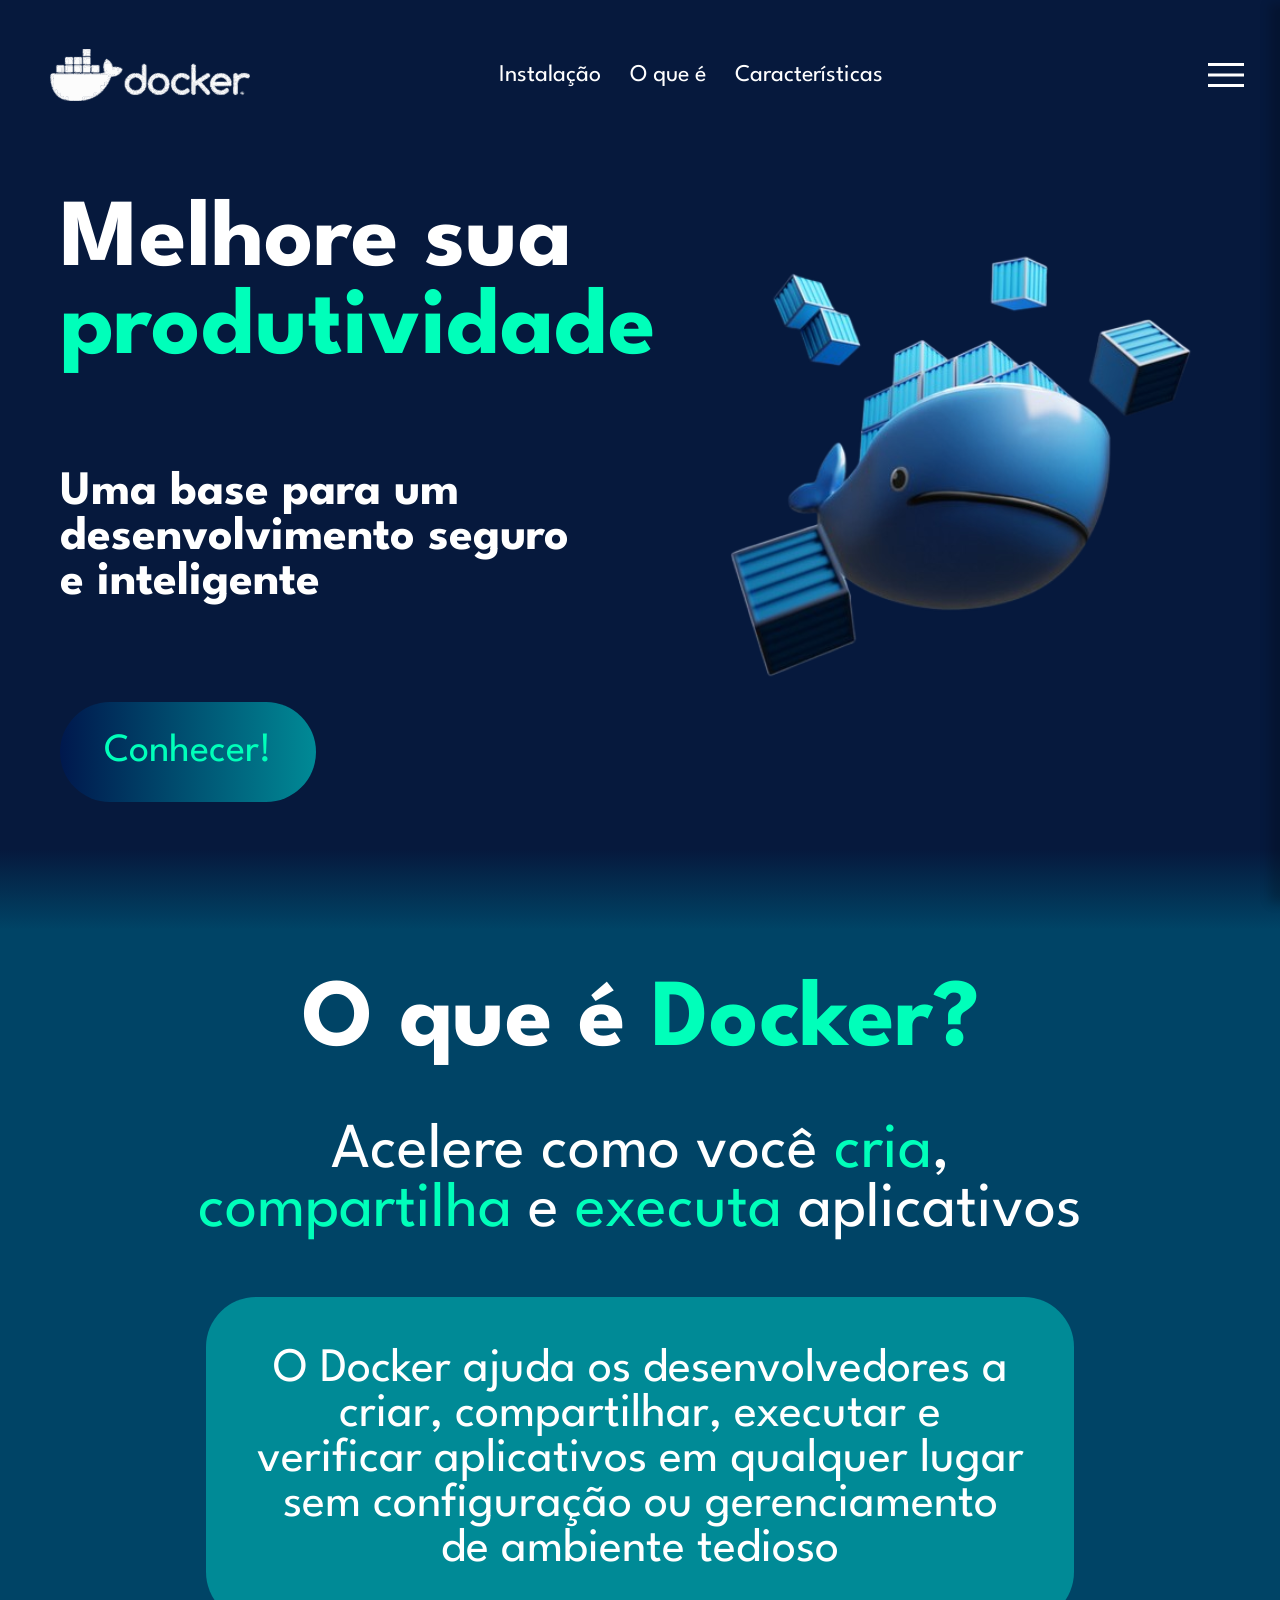
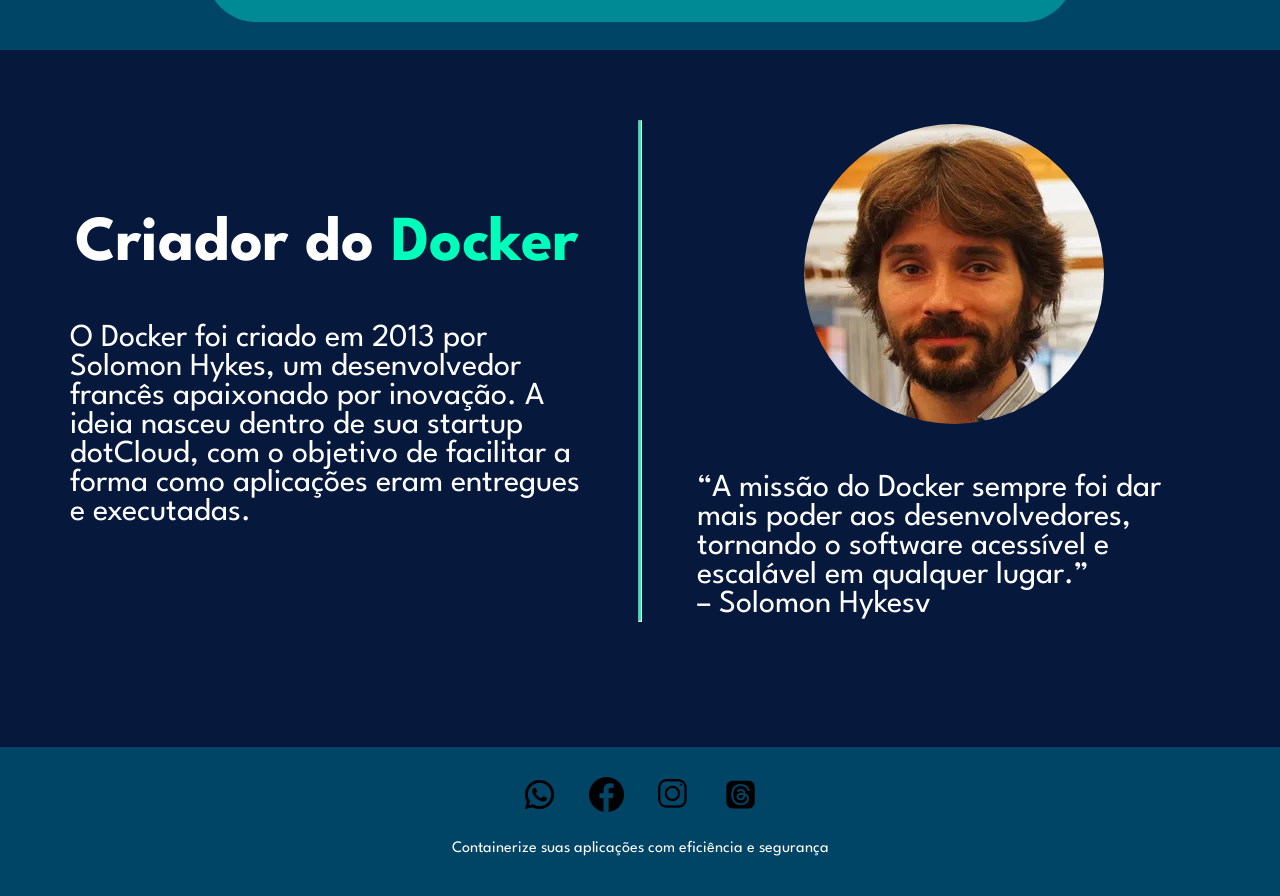
<file: pghome_murillo/index.html>
<!DOCTYPE html>
<html lang="pt-br">

<head>
    <meta charset="UTF-8">
    <meta name="viewport" content="width=device-width, initial-scale=1.0">
    <title>Docker</title>
    <link rel="shortcut icon" href="./imagens/docker.ico" type="image/x-icon">
    <link rel="stylesheet" href="estilo.css">
    <link href="https://fonts.googleapis.com/css2?family=League+Spartan:wght@400;700&display=swap" rel="stylesheet">
</head>

<body>
    <header>
        <img class="logo-header" src="./imagens/logo-docker-convertido-de-png.svg" alt="logo do docker em branco">

        <section class="links-header">
            <a href="#">Instalação</a>
            <a href="#">O que é</a>
            <a href="#">Características</a>
        </section>

        <nav>

            <ul class="barrinha">
                <li class="btn-fechar"><a href="#"><img src="./imagens/close.svg" alt="Fechar"></a></li>
                <li><a href="">O que é</a></li>
                <li><a href="">Vantagens e desvantagens</a></li>
                <li><a href="">Função</a></li>
            </ul>

            <ul>
                <li class="btn-abrir"><a href="#"><img src="./imagens//menu.svg" alt="Abrir menu"></a></li>
            </ul>
        </nav>

        <script>
            const barra = document.querySelector('.barrinha');
            const btnAbrir = document.querySelector('.btn-abrir');
            const btnFechar = document.querySelector('.btn-fechar');

            btnAbrir.addEventListener('click', (e) => {
                e.preventDefault();
                barra.classList.add('ativa');
            });

            btnFechar.addEventListener('click', (e) => {
                e.preventDefault();
                barra.classList.remove('ativa');
            });
        </script>
    </header>

    <section id="primeira-secao-inicial">

        <section id="textos-primeira-secao">
            <h1 class="titulo-inicial">
                Melhore sua <span class="colorido">produtividade</span>
            </h1>
            <h2 id="subtitulo-inicial">
                Uma base para um desenvolvimento seguro e inteligente
            </h2>
            <a class="botao-inicial" href="#">Conhecer!</a>
        </section>

        <img id="imagem-inicial" src="./imagens/baleia-inicial.png" alt="baleia com containers ao redor">

    </section>


    <section id="segunda-secao-inicial">

        <h2 class="titulo-inicial">O que é <span class="colorido">Docker?</span></h2>
        <p id="subtitulo-segunda-secao">Acelere como você <span class="colorido">cria</span>, <br>
            <span class="colorido">compartilha</span> e
            <span class="colorido"> executa</span> aplicativos
        </p>

        <section id="textos-segunda-secao">
            O Docker ajuda os desenvolvedores a criar, compartilhar, executar e verificar aplicativos em
            qualquer lugar sem configuração ou gerenciamento de ambiente tedioso
        </section>
    </section>

    <section id="terceira-secao-inicial">
        <section class="texto-terceira-secao">
            <h2 id="titulo-criador">Criador do <span class="colorido">Docker</span></h2>
            <p id="texto-criador-terceira-secao">O Docker foi criado em 2013 por Solomon Hykes, um desenvolvedor francês
                apaixonado
                por inovação.
                A ideia nasceu dentro de sua startup dotCloud, com o objetivo de facilitar a forma como
                aplicações eram entregues e executadas.</p>
        </section>

        <hr id="barra-criador">

        <section class="texto-terceira-secao">
            <img id="imagem-criador" src="./imagens/Solomon-Hykes.jpg" alt="Solomon-Hykes">
            <p id="texto-criador-terceira-secao">“A missão do Docker sempre foi dar mais poder aos
                desenvolvedores, tornando o software acessível e escalável em qualquer lugar.” <br> –
                Solomon Hykesv</p>
        </section>

    </section>



    <footer>
        <section class="alinfooter">
            <figure class="imgsfooter">
                <a href="https://web.whatsapp.com/">
                    <img src="imagens/whatsapp_logo.png" alt="Logo do Whatsapp" class="redes_socias">
                </a>
                <a href="https://www.facebook.com/?locale=pt_BR">
                    <img src="imagens/facebook_logo.png" alt="Logo do Facebook" class="redes_socias">
                </a>
                <a href="https://www.instagram.com/">
                    <img src="imagens/instagram_logo.png" alt="Logo do Instagram" class="redes_socias">
                </a>
                <a href="https://www.threads.com/?hl=pt-br">
                    <img src="imagens/threads_logo.png" alt="Logo do Threads" class="redes_socias">
                </a>
            </figure>
        </section>
        <p class="alintextos_footer">Containerize suas aplicações com eficiência e segurança</p><br>
    </footer>
</body>

</html>
</file>
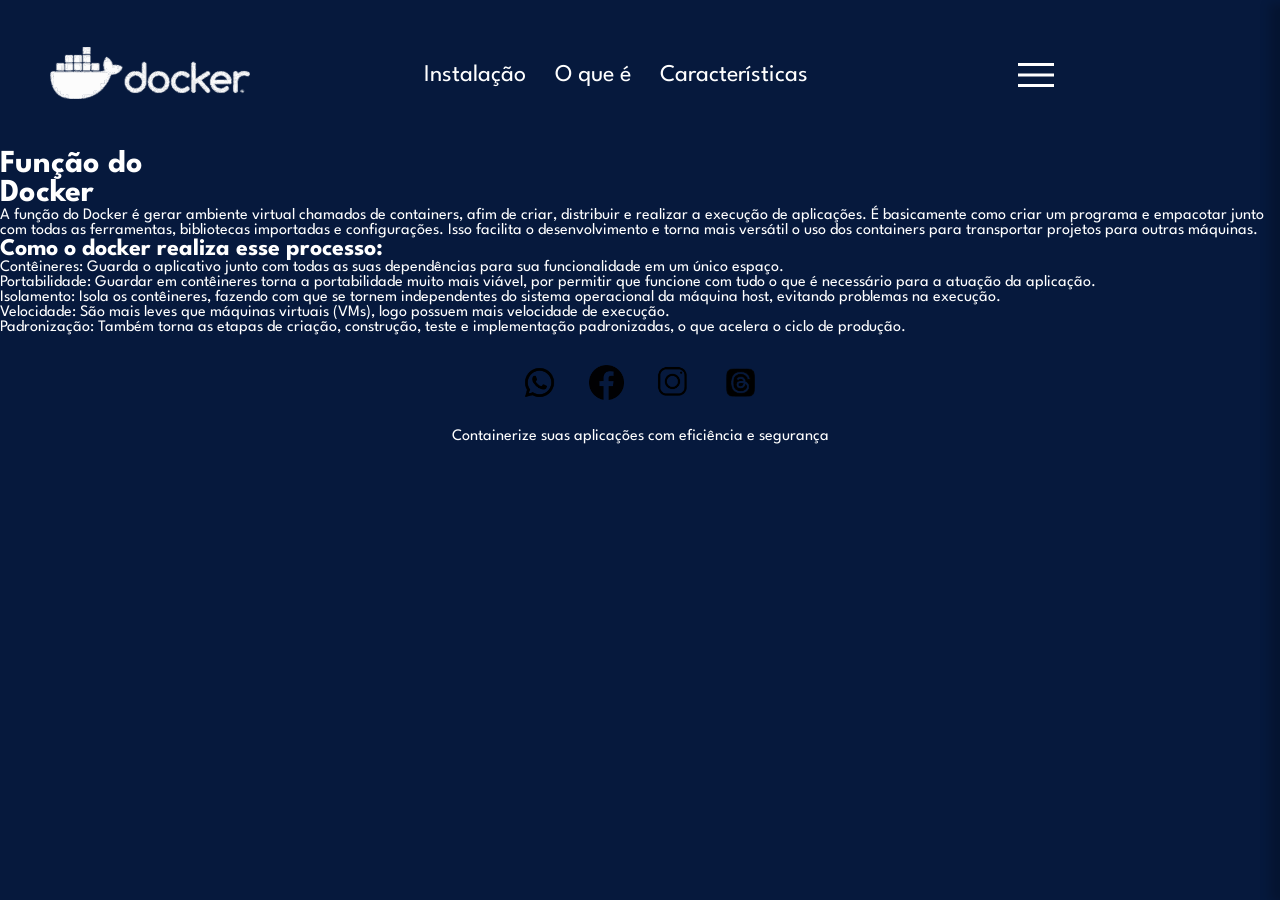
<file: funcao.html>
<!DOCTYPE html>
<html lang="pt-br">
<head>
    <meta charset="UTF-8">
    <meta name="viewport" content="width=device-width, initial-scale=1.0">
    <title>Função</title>
    <link rel="stylesheet" href="estilo.css">
    <link href="https://fonts.googleapis.com/css2?family=League+Spartan:wght@400;700&display=swap" rel="stylesheet">
</head>
<body>
    <header>
        <a href="index.html"><img class="logo-header" src="./imagens/logo-docker.svg" alt="logo do docker em branco"></a>

        <section class="links-header">
            <a href="#">Instalação</a>
            <a href="#">O que é</a>
            <a href="#">Características</a>
        </section>

        <nav>

            <ul class="barrinha">
                <li class="btn-fechar"><a href="#"><img src="./imagens/close.svg" alt="Fechar"></a></li>
                <li><a href="">O que é</a></li>
                <li><a href="">Vantagens e desvantagens</a></li>
                <li><a href="">Função</a></li>
            </ul>

            <ul>
                <li class="btn-abrir"><a href="#"><img src="./imagens//menu.svg" alt="Abrir menu"></a></li>
            </ul>
        </nav>

        <script>
            const barra = document.querySelector('.barrinha');
            const btnAbrir = document.querySelector('.btn-abrir');
            const btnFechar = document.querySelector('.btn-fechar');

            btnAbrir.addEventListener('click', (e) => {
                e.preventDefault();
                barra.classList.add('ativa');
            });

            btnFechar.addEventListener('click', (e) => {
                e.preventDefault();
                barra.classList.remove('ativa');
            });
        </script>
    </header>
    <h1>Função do </br><span class="colorido">Docker</span></h1>
    <section class="funcao-centralizar-gradiente">
        <section class="gradiente-funcao">
            <p>A função do Docker é gerar ambiente virtual chamados de containers, afim de criar, distribuir e realizar a execução de aplicações. É basicamente como criar um programa e empacotar junto com todas as ferramentas, bibliotecas importadas e configurações. Isso facilita o desenvolvimento e torna mais versátil o uso dos containers para transportar projetos para outras máquinas.</p>
        </section>
    </section>
    <div id="mesclartexto">
        <h2 id="funcao-titulo">Como o <span class="colorido">docker</span> realiza esse processo:</h2>
        <section class="funcao-centralizar-gradiente">
            <section id="gradiente-funcao-lista">
                <p>Contêineres: Guarda o aplicativo junto com todas as suas dependências para sua funcionalidade em um único espaço.</p>
                <p>Portabilidade: Guardar em contêineres torna a portabilidade muito mais viável, por permitir que funcione com tudo o que é necessário para a atuação da aplicação.</p>
                <p>Isolamento: Isola os contêineres, fazendo com que se tornem independentes do sistema operacional da máquina host, evitando problemas na execução.</p>
                <p>Velocidade: São mais leves que máquinas virtuais (VMs), logo possuem mais velocidade de execução.</p>
                <p>Padronização: Também torna as etapas de criação, construção, teste e implementação padronizadas, o que acelera o ciclo de produção.</p>
            </section>
        </section>
    </div>
    <footer>
        <section class="alinfooter">
            <figure class="imgsfooter">
                <a href="https://web.whatsapp.com/">
                    <img src="imagens/whatsapp_logo.png" alt="Logo do Whatsapp" class="redes_socias">
                </a>
                <a href="https://www.facebook.com/?locale=pt_BR">
                    <img src="imagens/facebook_logo.png" alt="Logo do Facebook" class="redes_socias">
                </a>
                <a href="https://www.instagram.com/"> 
                    <img src="imagens/instagram_logo.png" alt="Logo do Instagram" class="redes_socias">
                </a>
                <a href="https://www.threads.com/?hl=pt-br">
                    <img src="imagens/threads_logo.png" alt="Logo do Threads" class="redes_socias">
                </a>
            </figure>
        </section>
        <p class="alintextos_footer">Containerize suas aplicações com eficiência e segurança</p><br>
    </footer>
    <script>
        const button = document.getElementById('modos');

        button.addEventListener("click", () => {
            document.body.classList.toggle("modoescuro");

            if (document.bodyclassList.contains("modoescuro")){
                buttontextContent = 'Modo Claro';
            } else{
                buttontextContent = 'Modo Escuro';
            }
        })
    </script>
</body>
</html>
</file>
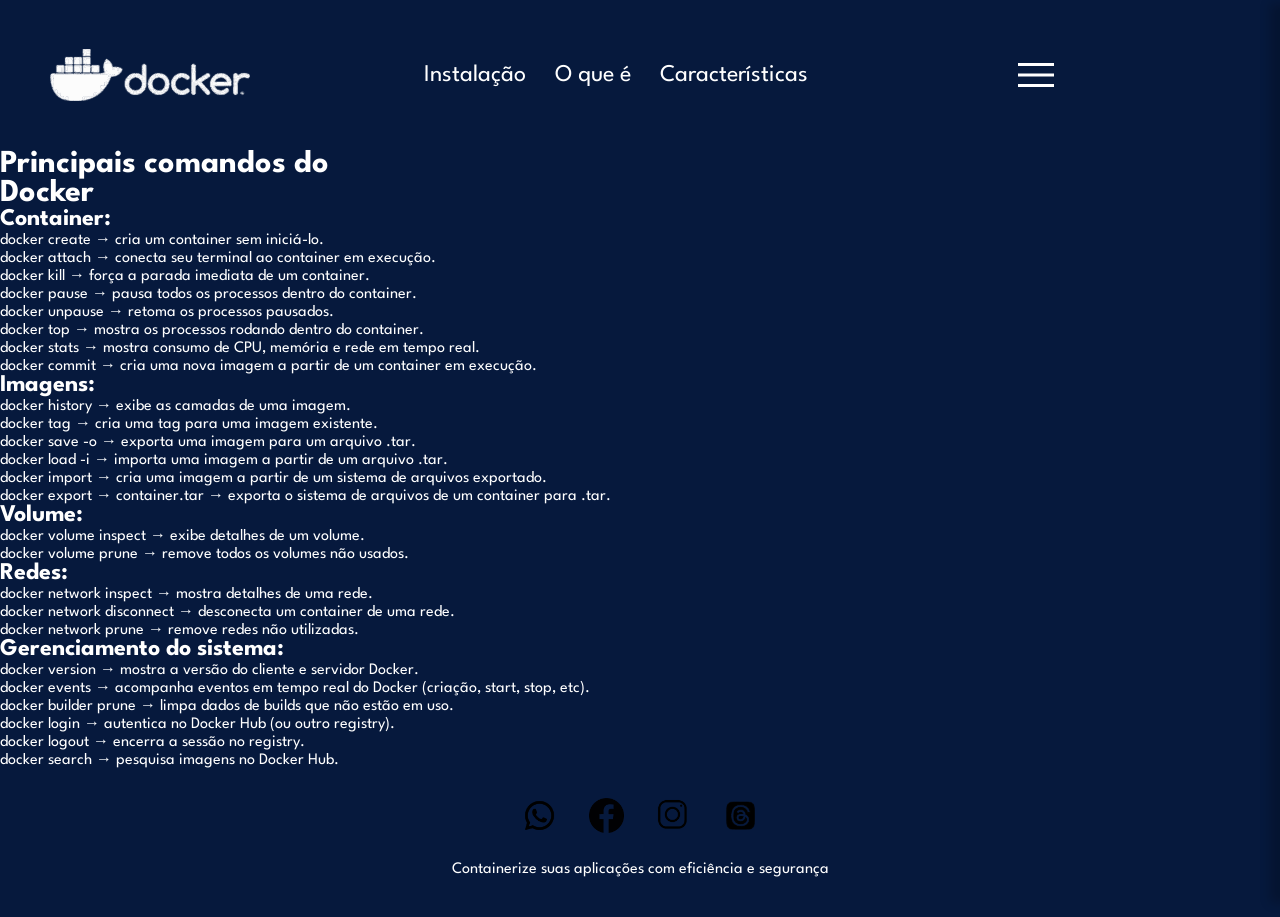
<file: principais_comandos.html>
<!DOCTYPE html>
<html lang="pt-br">
<head>
    <meta charset="UTF-8">
    <meta name="viewport" content="width=device-width, initial-scale=1.0">
    <title>Principais comandos</title>
    <link rel="stylesheet" href="estilo.css">
    <link href="https://fonts.googleapis.com/css2?family=League+Spartan:wght@400;700&display=swap" rel="stylesheet">
</head>

</head>
<body>
    <header>
        <img class="logo-header" src="./imagens/logo-docker.svg" alt="logo do docker em branco">
        <section class="links-header">
            <a href="#">Instalação</a>
            <a href="#">O que é</a>
            <a href="#">Características</a>
        </section>
        <nav>
            <ul class="barrinha">
                <li class="btn-fechar"><a href="#"><img src="./imagens/close.svg" alt="Fechar"></a></li>
                <li><a href="">O que é</a></li>
                <li><a href="">Vantagens e desvantagens</a></li>
                <li><a href="">Função</a></li>
            </ul>
            <ul>
                <li class="btn-abrir"><a href="#"><img src="./imagens//menu.svg" alt="Abrir menu"></a></li>
            </ul>
        </nav>
        <script>
            const barra = document.querySelector('.barrinha');
            const btnAbrir = document.querySelector('.btn-abrir');
            const btnFechar = document.querySelector('.btn-fechar');

            btnAbrir.addEventListener('click', (e) => {
                e.preventDefault();
                barra.classList.add('ativa');
            });

            btnFechar.addEventListener('click', (e) => {
                e.preventDefault();
                barra.classList.remove('ativa');
            });
        </script>
    </header>
    <h1>Principais comandos do</br><span class="colorido">Docker</span></h1>
    <div id="mesclartexto">
        <h2 id="funcao-titulo">Container:</h2>
        <section class="funcao-centralizar-gradiente">
            <section class="gradiente-funcao">
                <p>docker create → cria um container sem iniciá-lo.</p>
                <p>docker attach → conecta seu terminal ao container em execução.</p>
                <p>docker kill → força a parada imediata de um container.</p>
                <p>docker pause → pausa todos os processos dentro do container.</p>
                <p>docker unpause → retoma os processos pausados.</p>
                <p>docker top → mostra os processos rodando dentro do container.</p>
                <p>docker stats → mostra consumo de CPU, memória e rede em tempo real.</p>
                <p>docker commit → cria uma nova imagem a partir de um container em execução.</p>
            </section>
        </section>
    </div>
    <div id="mesclartexto">
        <h2 id="funcao-titulo">Imagens:</h2>
        <section class="funcao-centralizar-gradiente">
            <section class="gradiente-funcao2">
                <p>docker history → exibe as camadas de uma imagem.</p>
                <p>docker tag → cria uma tag para uma imagem existente.</p>
                <p>docker save -o → exporta uma imagem para um arquivo .tar.</p>
                <p>docker load -i → importa uma imagem a partir de um arquivo .tar.</p>
                <p>docker import → cria uma imagem a partir de um sistema de arquivos exportado.</p>
                <p>docker export → container.tar → exporta o sistema de arquivos de um container para .tar.</p>
            </section>
        </section>
    </div>
    <div id="mesclartexto">
        <h2 id="funcao-titulo">Volume:</h2>
        <section class="funcao-centralizar-gradiente">
            <section class="gradiente-funcao3">
                <p>docker volume inspect → exibe detalhes de um volume.</p>
                <p>docker volume prune → remove todos os volumes não usados.</p>
        </section>
    </div>
    <div id="mesclartexto">
        <h2 id="funcao-titulo">Redes:</h2>
        <section class="funcao-centralizar-gradiente">
            <section class="gradiente-funcao4">
                <p>docker network inspect → mostra detalhes de uma rede.</p>
                <p>docker network disconnect → desconecta um container de uma rede.</p>
                <p>docker network prune → remove redes não utilizadas.</p>
        </section>
    </div>
    <div id="mesclartexto">
        <h2 id="funcao-titulo">Gerenciamento do sistema:</h2>
        <section class="funcao-centralizar-gradiente">
            <section class="gradiente-funcao5">
                <p>docker version → mostra a versão do cliente e servidor Docker.</p>
                <p>docker events → acompanha eventos em tempo real do Docker (criação, start, stop, etc).</p>
                <p>docker builder prune → limpa dados de builds que não estão em uso.</p>
                <p>docker login → autentica no Docker Hub (ou outro registry).</p>
                <p>docker logout → encerra a sessão no registry.</p>
                <p>docker search → pesquisa imagens no Docker Hub.</p>
        </section>
    </div>
    <script>
        const button = document.getElementById('modos');

        button.addEventListener("click", () => {
            document.body.classList.toggle("modoescuro");

            if (document.bodyclassList.contains("modoescuro")){
                buttontextContent = 'Modo Claro';
            } else{
                buttontextContent = 'Modo Escuro';
            }
        })
    </script>
    <footer>
        <section class="alinfooter">
            <figure class="imgsfooter">
                <a href="https://web.whatsapp.com/">
                    <img src="imagens/whatsapp_logo.png" alt="Logo do Whatsapp" class="redes_socias">
                </a>
                <a href="https://www.facebook.com/?locale=pt_BR">
                    <img src="imagens/facebook_logo.png" alt="Logo do Facebook" class="redes_socias">
                </a>
                <a href="https://www.instagram.com/"> 
                    <img src="imagens/instagram_logo.png" alt="Logo do Instagram" class="redes_socias">
                </a>
                <a href="https://www.threads.com/?hl=pt-br">
                    <img src="imagens/threads_logo.png" alt="Logo do Threads" class="redes_socias">
                </a>
            </figure>
        </section>
        <p class="alintextos_footer">Containerize suas aplicações com eficiência e segurança</p><br>
    </footer>
</body>
</html>
</file>
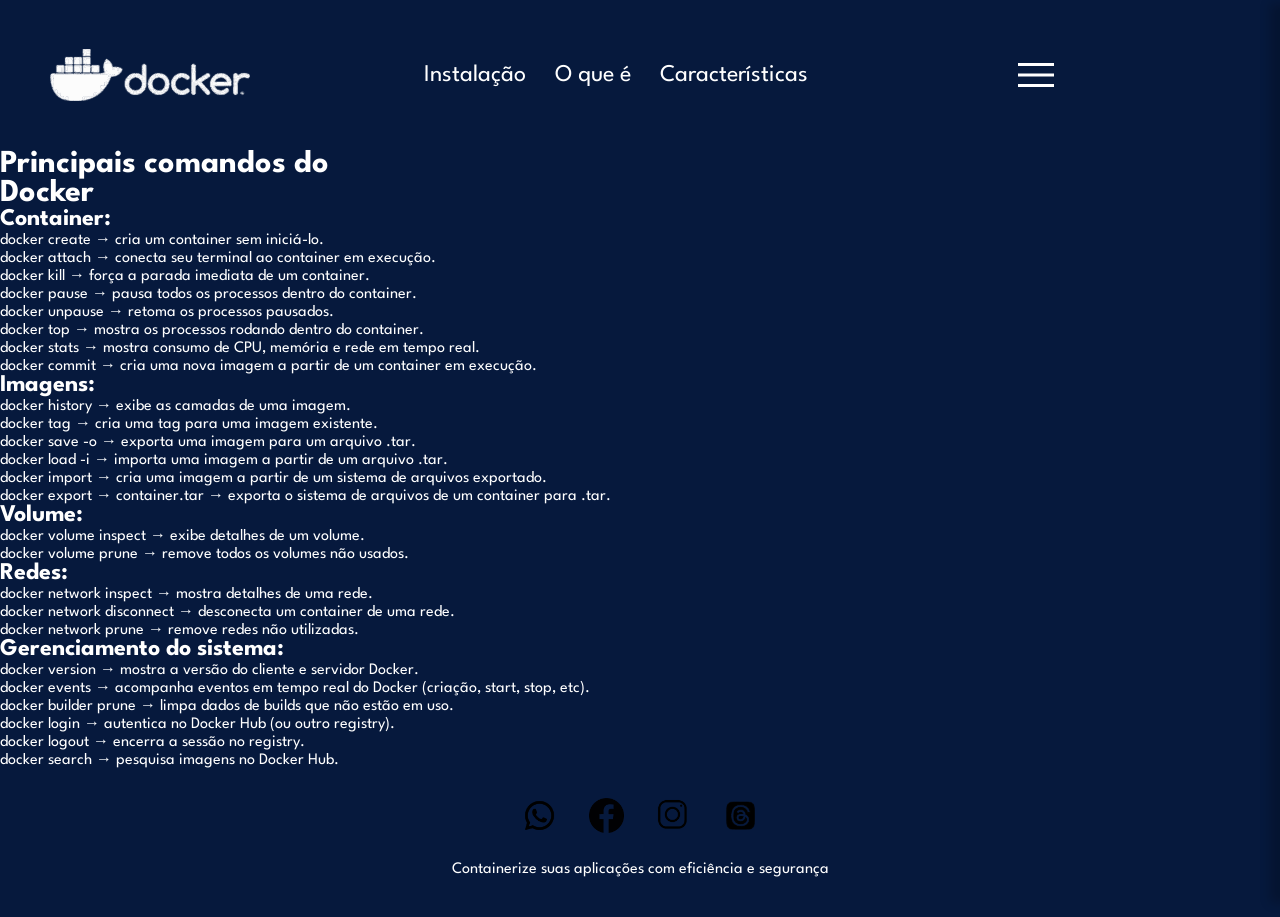
<file: principaiscomandos.html>
<!DOCTYPE html>
<html lang="pt-br">
<head>
    <meta charset="UTF-8">
    <meta name="viewport" content="width=device-width, initial-scale=1.0">
    <title>Principais comandos</title>
    <link rel="stylesheet" href="estilo.css">
    <link href="https://fonts.googleapis.com/css2?family=League+Spartan:wght@400;700&display=swap" rel="stylesheet">
</head>

</head>
<body>
    <header>
        <img class="logo-header" src="./imagens/logo-docker.svg" alt="logo do docker em branco">
        <section class="links-header">
            <a href="#">Instalação</a>
            <a href="#">O que é</a>
            <a href="#">Características</a>
        </section>
        <nav>
            <ul class="barrinha">
                <li class="btn-fechar"><a href="#"><img src="./imagens/close.svg" alt="Fechar"></a></li>
                <li><a href="">O que é</a></li>
                <li><a href="">Vantagens e desvantagens</a></li>
                <li><a href="">Função</a></li>
            </ul>
            <ul>
                <li class="btn-abrir"><a href="#"><img src="./imagens//menu.svg" alt="Abrir menu"></a></li>
            </ul>
        </nav>
        <script>
            const barra = document.querySelector('.barrinha');
            const btnAbrir = document.querySelector('.btn-abrir');
            const btnFechar = document.querySelector('.btn-fechar');

            btnAbrir.addEventListener('click', (e) => {
                e.preventDefault();
                barra.classList.add('ativa');
            });

            btnFechar.addEventListener('click', (e) => {
                e.preventDefault();
                barra.classList.remove('ativa');
            });
        </script>
    </header>
    <h1>Principais comandos do</br><span class="colorido">Docker</span></h1>
    <div id="mesclartexto">
        <h2 id="funcao-titulo">Container:</h2>
        <section class="funcao-centralizar-gradiente">
            <section class="gradiente-funcao">
                <p>docker create → cria um container sem iniciá-lo.</p>
                <p>docker attach → conecta seu terminal ao container em execução.</p>
                <p>docker kill → força a parada imediata de um container.</p>
                <p>docker pause → pausa todos os processos dentro do container.</p>
                <p>docker unpause → retoma os processos pausados.</p>
                <p>docker top → mostra os processos rodando dentro do container.</p>
                <p>docker stats → mostra consumo de CPU, memória e rede em tempo real.</p>
                <p>docker commit → cria uma nova imagem a partir de um container em execução.</p>
            </section>
        </section>
    </div>
    <div id="mesclartexto">
        <h2 id="funcao-titulo">Imagens:</h2>
        <section class="funcao-centralizar-gradiente">
            <section class="gradiente-funcao2">
                <p>docker history → exibe as camadas de uma imagem.</p>
                <p>docker tag → cria uma tag para uma imagem existente.</p>
                <p>docker save -o → exporta uma imagem para um arquivo .tar.</p>
                <p>docker load -i → importa uma imagem a partir de um arquivo .tar.</p>
                <p>docker import → cria uma imagem a partir de um sistema de arquivos exportado.</p>
                <p>docker export → container.tar → exporta o sistema de arquivos de um container para .tar.</p>
            </section>
        </section>
    </div>
    <div id="mesclartexto">
        <h2 id="funcao-titulo">Volume:</h2>
        <section class="funcao-centralizar-gradiente">
            <section class="gradiente-funcao3">
                <p>docker volume inspect → exibe detalhes de um volume.</p>
                <p>docker volume prune → remove todos os volumes não usados.</p>
        </section>
    </div>
    <div id="mesclartexto">
        <h2 id="funcao-titulo">Redes:</h2>
        <section class="funcao-centralizar-gradiente">
            <section class="gradiente-funcao4">
                <p>docker network inspect → mostra detalhes de uma rede.</p>
                <p>docker network disconnect → desconecta um container de uma rede.</p>
                <p>docker network prune → remove redes não utilizadas.</p>
        </section>
    </div>
    <div id="mesclartexto">
        <h2 id="funcao-titulo">Gerenciamento do sistema:</h2>
        <section class="funcao-centralizar-gradiente">
            <section class="gradiente-funcao5">
                <p>docker version → mostra a versão do cliente e servidor Docker.</p>
                <p>docker events → acompanha eventos em tempo real do Docker (criação, start, stop, etc).</p>
                <p>docker builder prune → limpa dados de builds que não estão em uso.</p>
                <p>docker login → autentica no Docker Hub (ou outro registry).</p>
                <p>docker logout → encerra a sessão no registry.</p>
                <p>docker search → pesquisa imagens no Docker Hub.</p>
        </section>
    </div>
    <script>
        const button = document.getElementById('modos');

        button.addEventListener("click", () => {
            document.body.classList.toggle("modoescuro");

            if (document.bodyclassList.contains("modoescuro")){
                buttontextContent = 'Modo Claro';
            } else{
                buttontextContent = 'Modo Escuro';
            }
        })
    </script>
    <footer>
        <section class="alinfooter">
            <figure class="imgsfooter">
                <a href="https://web.whatsapp.com/">
                    <img src="imagens/whatsapp_logo.png" alt="Logo do Whatsapp" class="redes_socias">
                </a>
                <a href="https://www.facebook.com/?locale=pt_BR">
                    <img src="imagens/facebook_logo.png" alt="Logo do Facebook" class="redes_socias">
                </a>
                <a href="https://www.instagram.com/"> 
                    <img src="imagens/instagram_logo.png" alt="Logo do Instagram" class="redes_socias">
                </a>
                <a href="https://www.threads.com/?hl=pt-br">
                    <img src="imagens/threads_logo.png" alt="Logo do Threads" class="redes_socias">
                </a>
            </figure>
        </section>
        <p class="alintextos_footer">Containerize suas aplicações com eficiência e segurança</p><br>
    </footer>
</body>
</html>
</file>
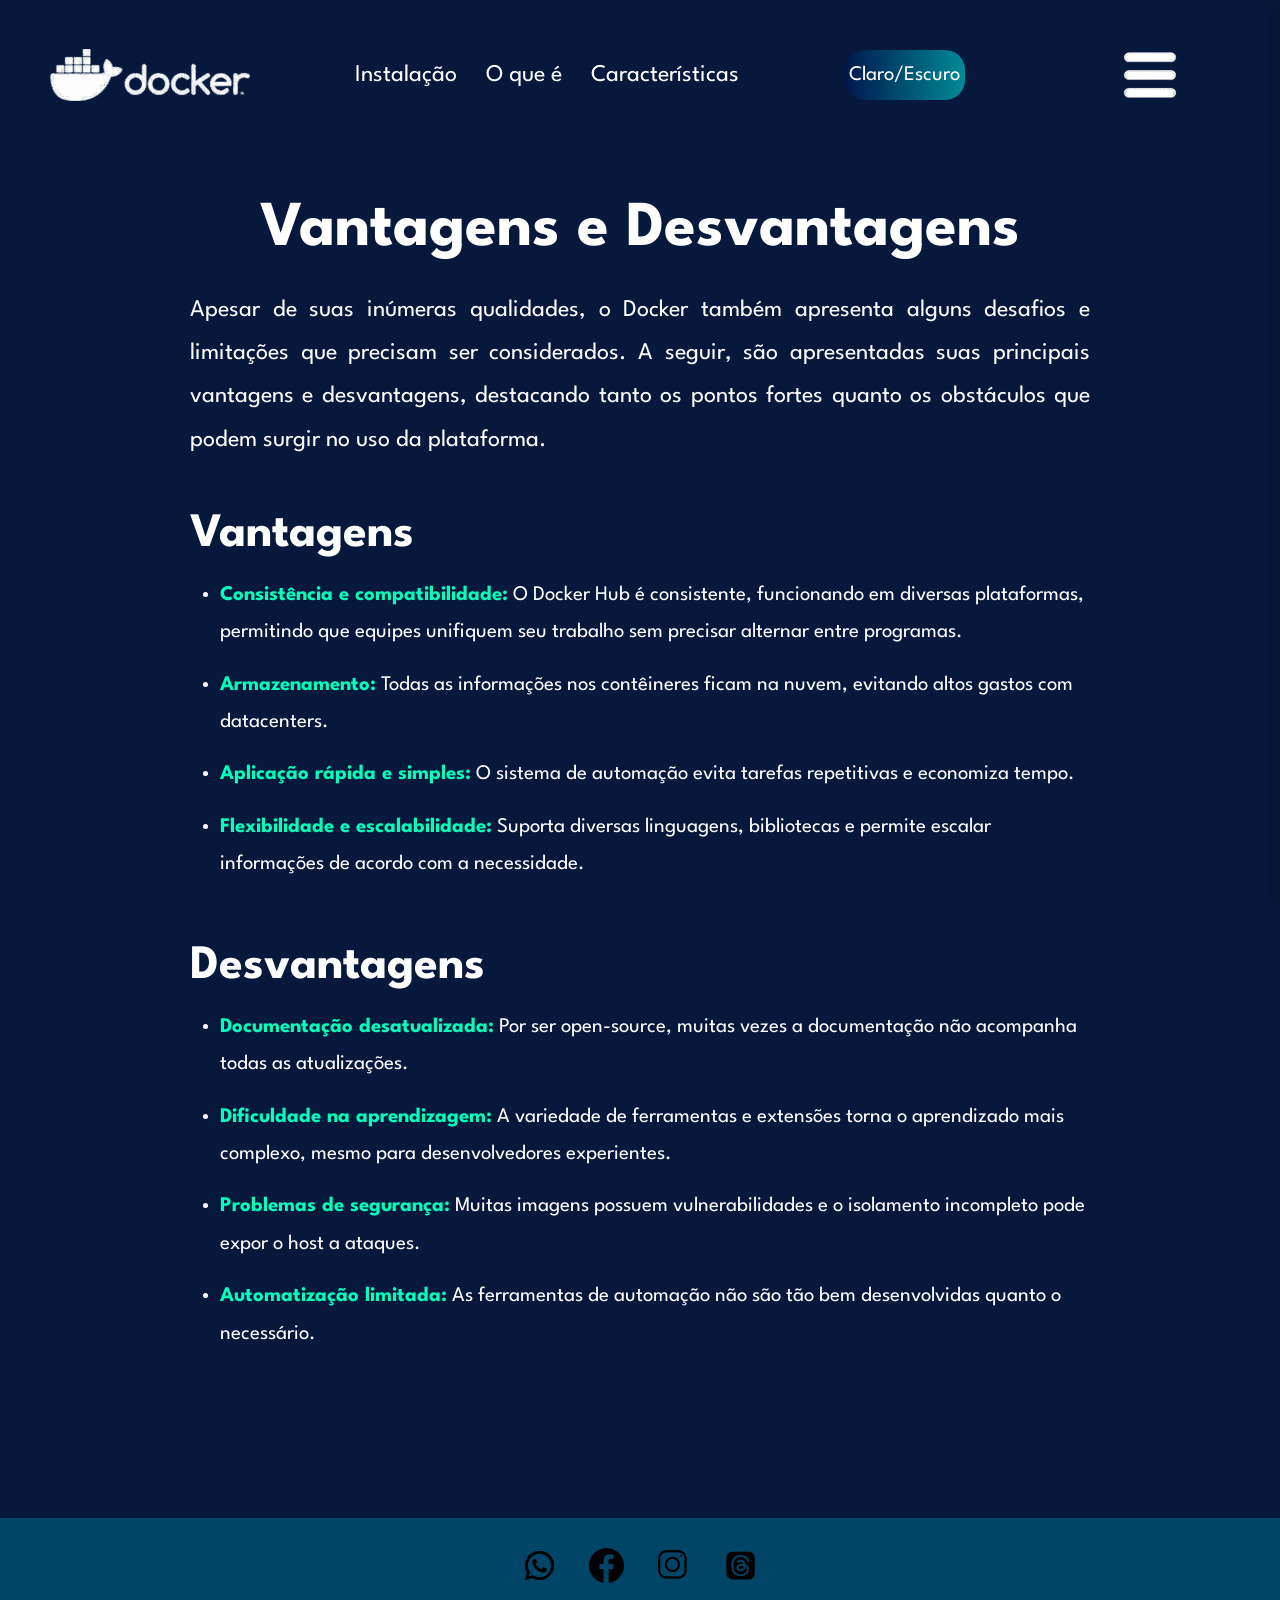
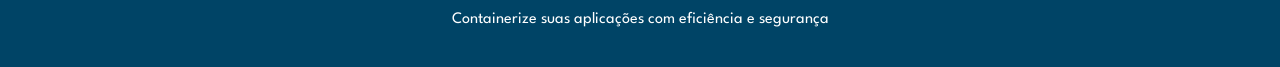
<file: testevitor.html>
<!DOCTYPE html>
<html lang="pt-br">

<head>
    <meta charset="UTF-8">
    <meta name="viewport" content="width=device-width, initial-scale=1.0">
    <title>Docker</title>
    <link rel="shortcut icon" href="./imagens/docker.ico" type="image/x-icon">
    <link rel="stylesheet" href="estilo.css">
    <link
        href="https://fonts.googleapis.com/css2?family=League+Spartan:wght@400;700&display=swap"
        rel="stylesheet">
</head>

<body>
    <body>
        <header>
        <img class="logo-header" src="./img/logo-docker-convertido-de-png.svg" id="logoheader" alt="logo do docker em branco">
        <section class="links-header">
            <a href="#">Instalação</a>
            <a href="#">O que é</a>
            <a href="#">Características</a>
        </section>
        <botton class="botaomodos" id="modos"><span class="iconemodos"> Claro/Escuro</span></botton>
         <nav>

            <ul class="barrinha">
                <li class="btn-fechar"><a href="#"><img class="menu-lateral" src="./img/close.svg" id="menuheader" alt="Fechar"></a></li>
                <li><a href="">O que é</a></li>
                <li><a href="">Vantagens e desvantagens</a></li>
                <li><a href="">Função</a></li>
            </ul>

            <ul>
                <li class="btn-abrir"><a href="#"><img class="menu-lateral" src="./img/menu-removebg-preview-convertido-de-png.svg" id="menuheader" alt="três barrinhas representando o menu"></a></li>
            </ul>
        </nav>
    </header>

    <main id="conteudo">
        <h1 class="titulo-inicial">Vantagens e Desvantagens</h1>
        <p class="descricao">
            Apesar de suas inúmeras qualidades, o Docker também apresenta alguns desafios e
            limitações que precisam ser considerados. A seguir, são apresentadas suas
            principais vantagens e desvantagens, destacando tanto os pontos fortes quanto os
            obstáculos que podem surgir no uso da plataforma.
        </p>

        <section class="secao-lista">
            <h2 class="subtitulo colorido">Vantagens</h2>
            <ul>
                <li><strong>Consistência e compatibilidade:</strong> O Docker Hub é consistente,
                    funcionando em diversas plataformas, permitindo que equipes unifiquem seu trabalho sem precisar alternar entre programas.</li>
                <li><strong>Armazenamento:</strong> Todas as informações nos contêineres ficam na nuvem, evitando altos gastos com datacenters.</li>
                <li><strong>Aplicação rápida e simples:</strong> O sistema de automação evita tarefas repetitivas e economiza tempo.</li>
                <li><strong>Flexibilidade e escalabilidade:</strong> Suporta diversas linguagens, bibliotecas e permite escalar informações de acordo com a necessidade.</li>
            </ul>
        </section>

        <section class="secao-lista">
            <h2 class="subtitulo colorido">Desvantagens</h2>
            <ul>
                <li><strong>Documentação desatualizada:</strong> Por ser open-source, muitas vezes a documentação não acompanha todas as atualizações.</li>
                <li><strong>Dificuldade na aprendizagem:</strong> A variedade de ferramentas e extensões torna o aprendizado mais complexo, mesmo para desenvolvedores experientes.</li>
                <li><strong>Problemas de segurança:</strong> Muitas imagens possuem vulnerabilidades e o isolamento incompleto pode expor o host a ataques.</li>
                <li><strong>Automatização limitada:</strong> As ferramentas de automação não são tão bem desenvolvidas quanto o necessário.</li>
            </ul>
        </section>
    </main>

    <footer class="footer-exemplosuso">
        <section class="alinfooter">
            <figure class="imgsfooter">
                <a href="https://web.whatsapp.com/">
                    <img src="./img/whatsapp_logo.png" alt="Logo do Whatsapp" class="redes_socias">
                </a>
                <a href="https://www.facebook.com/?locale=pt_BR">
                    <img src="./img/facebook_logo.png" alt="Logo do Facebook" class="redes_socias">
                </a>
                <a href="https://www.instagram.com/"> 
                    <img src="./img/instagram_logo.png" alt="Logo do Instagram" class="redes_socias">
                </a>
                <a href="https://www.threads.com/?hl=pt-br">
                    <img src="./img/threads_logo.png" alt="Logo do Threads" class="redes_socias">
                </a>
            </figure>
        </section>
        <p class="alintextos_footer">Containerize suas aplicações com eficiência e segurança</p><br>
    </footer>
        <script>
            const button = document.getElementById('modos');

            button.addEventListener("click", () => {
                document.body.classList.toggle("modoescuro");

                if (document.bodyclassList.contains("modoescuro")){
                    buttontextContent = 'Modo Claro';
                } else{
                    buttontextContent = 'Modo Escuro';
                }
            })

            const barra = document.querySelector('.barrinha');
            const btnAbrir = document.querySelector('.btn-abrir');
            const btnFechar = document.querySelector('.btn-fechar');

            btnAbrir.addEventListener('click', (e) => {
                e.preventDefault();
                barra.classList.add('ativa');
            });

            btnFechar.addEventListener('click', (e) => {
                e.preventDefault();
                barra.classList.remove('ativa');
            });

        </script>
</body>
</html>
</file>
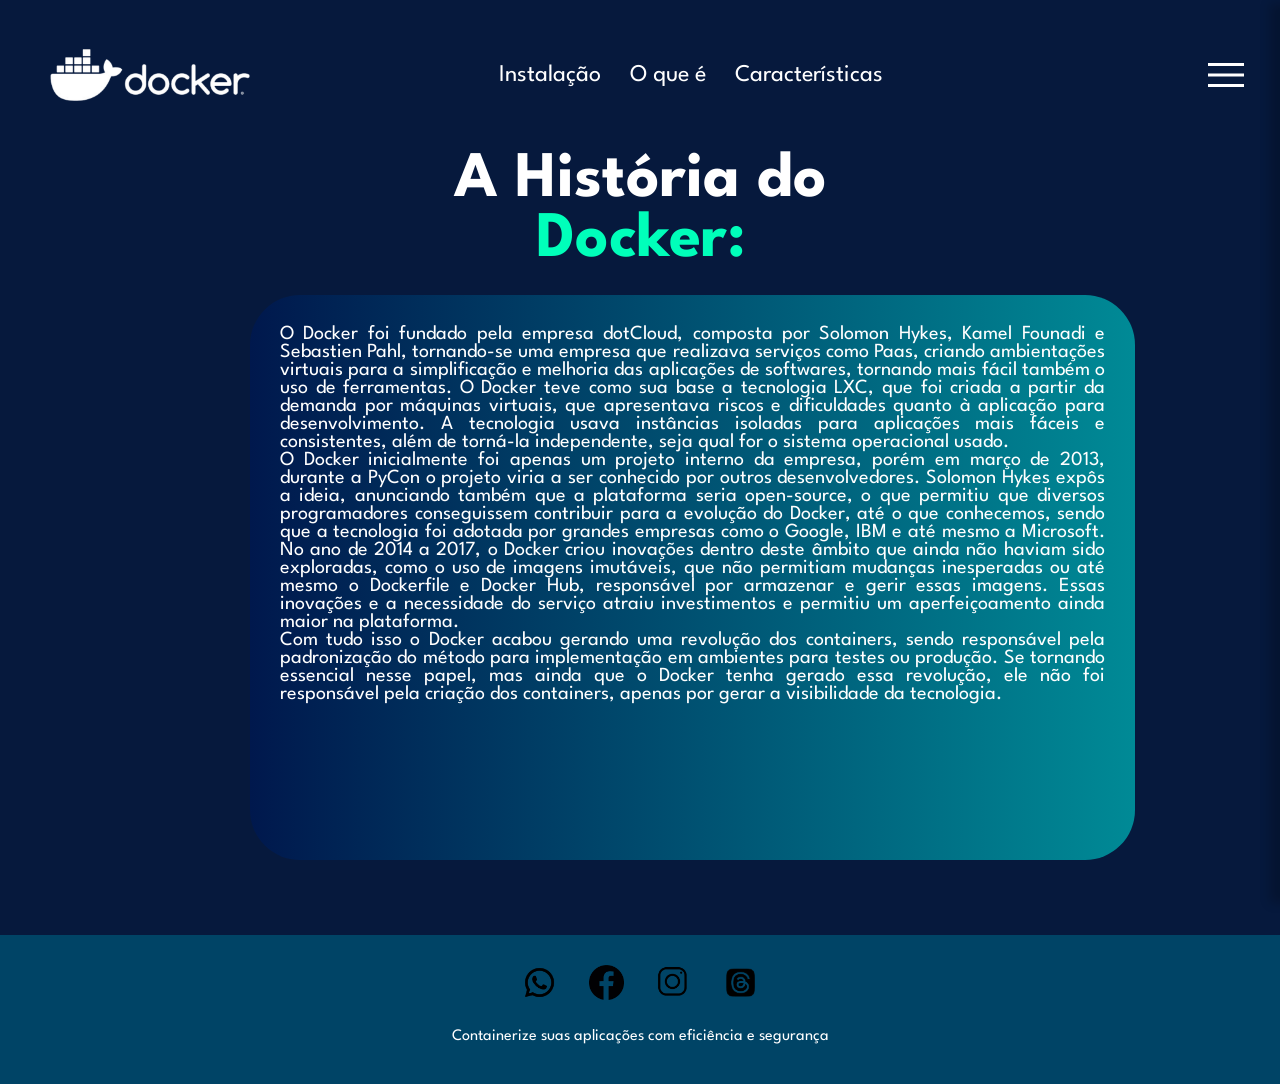
<file: pghistoria_miguel/historia.html>
<!DOCTYPE html>
<html lang="pt-br">
<head>
    <meta charset="UTF-8">
    <meta name="viewport" content="width=device-width, initial-scale=1.0">
    <title>História do Docker</title>
    <link rel="stylesheet" href="estilo.css">
    <link href="https://fonts.googleapis.com/css2?family=League+Spartan:wght@400;700&display=swap" rel="stylesheet">
    <link rel="shortcut icon" href="./imagens/docker.ico" type="image/x-icon">
</head>
<body>
    <header>
        <img class="logo-header" src="./imagens/logo-docker.png" alt="logo do docker em branco">

        <section class="links-header">
            <a href="#">Instalação</a>
            <a href="#">O que é</a>
            <a href="#">Características</a>
        </section>

        <nav>

            <ul class="barrinha">
                <li class="btn-fechar"><a href="#"><img src="./imagens/close.svg" alt="Fechar"></a></li>
                <li><a href="">O que é</a></li>
                <li><a href="">Vantagens e desvantagens</a></li>
                <li><a href="">Função</a></li>
            </ul>

            <ul>
                <li class="btn-abrir"><a href="#"><img src="./imagens//menu.svg" alt="Abrir menu"></a></li>
            </ul>
        </nav>

        <script>
            const barra = document.querySelector('.barrinha');
            const btnAbrir = document.querySelector('.btn-abrir');
            const btnFechar = document.querySelector('.btn-fechar');

            btnAbrir.addEventListener('click', (e) => {
                e.preventDefault();
                barra.classList.add('ativa');
            });

            btnFechar.addEventListener('click', (e) => {
                e.preventDefault();
                barra.classList.remove('ativa');
            });
        </script>
    </header>
    <main>
        <section id="alin_h1_pghistoria">
            <h1 id="h1_pghistoria">A História do <br><span class="colorido">Docker:</span></h1>
        </section>
        <section id="conteudo_pghistoria">
            <section class="caixatexto_pghistoria">
                <p id="paragrafo_pghistoria">O Docker foi fundado pela empresa dotCloud, composta por Solomon Hykes, Kamel Founadi e Sebastien Pahl,
                tornando-se uma empresa que realizava serviços como Paas, criando ambientações virtuais para a simplificação
                e melhoria das aplicações de softwares, tornando mais fácil também o uso de ferramentas. O Docker teve como sua
                base a tecnologia LXC, que foi criada a partir da demanda por máquinas virtuais, que apresentava riscos e dificuldades
                quanto à aplicação para desenvolvimento. A tecnologia usava instâncias isoladas para aplicações mais fáceis e consistentes,
                além de torná-la independente, seja qual for o sistema operacional usado.</p>

                <p id="paragrafo_pghistoria">O Docker inicialmente foi apenas um projeto interno da empresa, porém em março de 2013, durante a PyCon o projeto 
                viria a ser conhecido por outros desenvolvedores. Solomon Hykes expôs a ideia, anunciando também que a plataforma seria
                open-source, o que permitiu que diversos programadores conseguissem contribuir para a evolução do Docker, até o que 
                conhecemos, sendo que a tecnologia foi adotada por grandes empresas como o Google, IBM e até mesmo a Microsoft. 
                No ano de 2014 a 2017, o Docker criou inovações dentro deste âmbito que ainda não haviam sido exploradas,
                como o uso de imagens imutáveis, que não permitiam mudanças inesperadas ou até mesmo o Dockerfile e Docker Hub, 
                responsável por armazenar e gerir essas imagens. Essas inovações e a necessidade do serviço atraiu investimentos
                e permitiu um aperfeiçoamento ainda maior na plataforma.</p>

                <p id="paragrafo_pghistoria">Com tudo isso o Docker acabou gerando uma revolução dos containers,
                sendo responsável pela padronização do método para implementação em ambientes
                para testes ou produção. Se tornando essencial nesse papel, mas ainda que o Docker
                tenha gerado essa revolução, ele não foi responsável pela criação dos containers, apenas
                por gerar a visibilidade da tecnologia.</p>
            </section>
        </section>
    </main>
   <footer>
        <section class="alinfooter">
            <figure class="imgsfooter">
                <a href="https://web.whatsapp.com/">
                    <img src="imagens/whatsapp_logo.png" alt="Logo do Whatsapp" class="redes_socias">
                </a>
                <a href="https://www.facebook.com/?locale=pt_BR">
                    <img src="imagens/facebook_logo.png" alt="Logo do Facebook" class="redes_socias">
                </a>
                <a href="https://www.instagram.com/"> 
                    <img src="imagens/instagram_logo.png" alt="Logo do Instagram" class="redes_socias">
                </a>
                <a href="https://www.threads.com/?hl=pt-br">
                    <img src="imagens/threads_logo.png" alt="Logo do Threads" class="redes_socias">
                </a>
            </figure>
        </section>
        <p class="alintextos_footer">Containerize suas aplicações com eficiência e segurança</p><br>
    </footer>
</body>
</html>
</file>
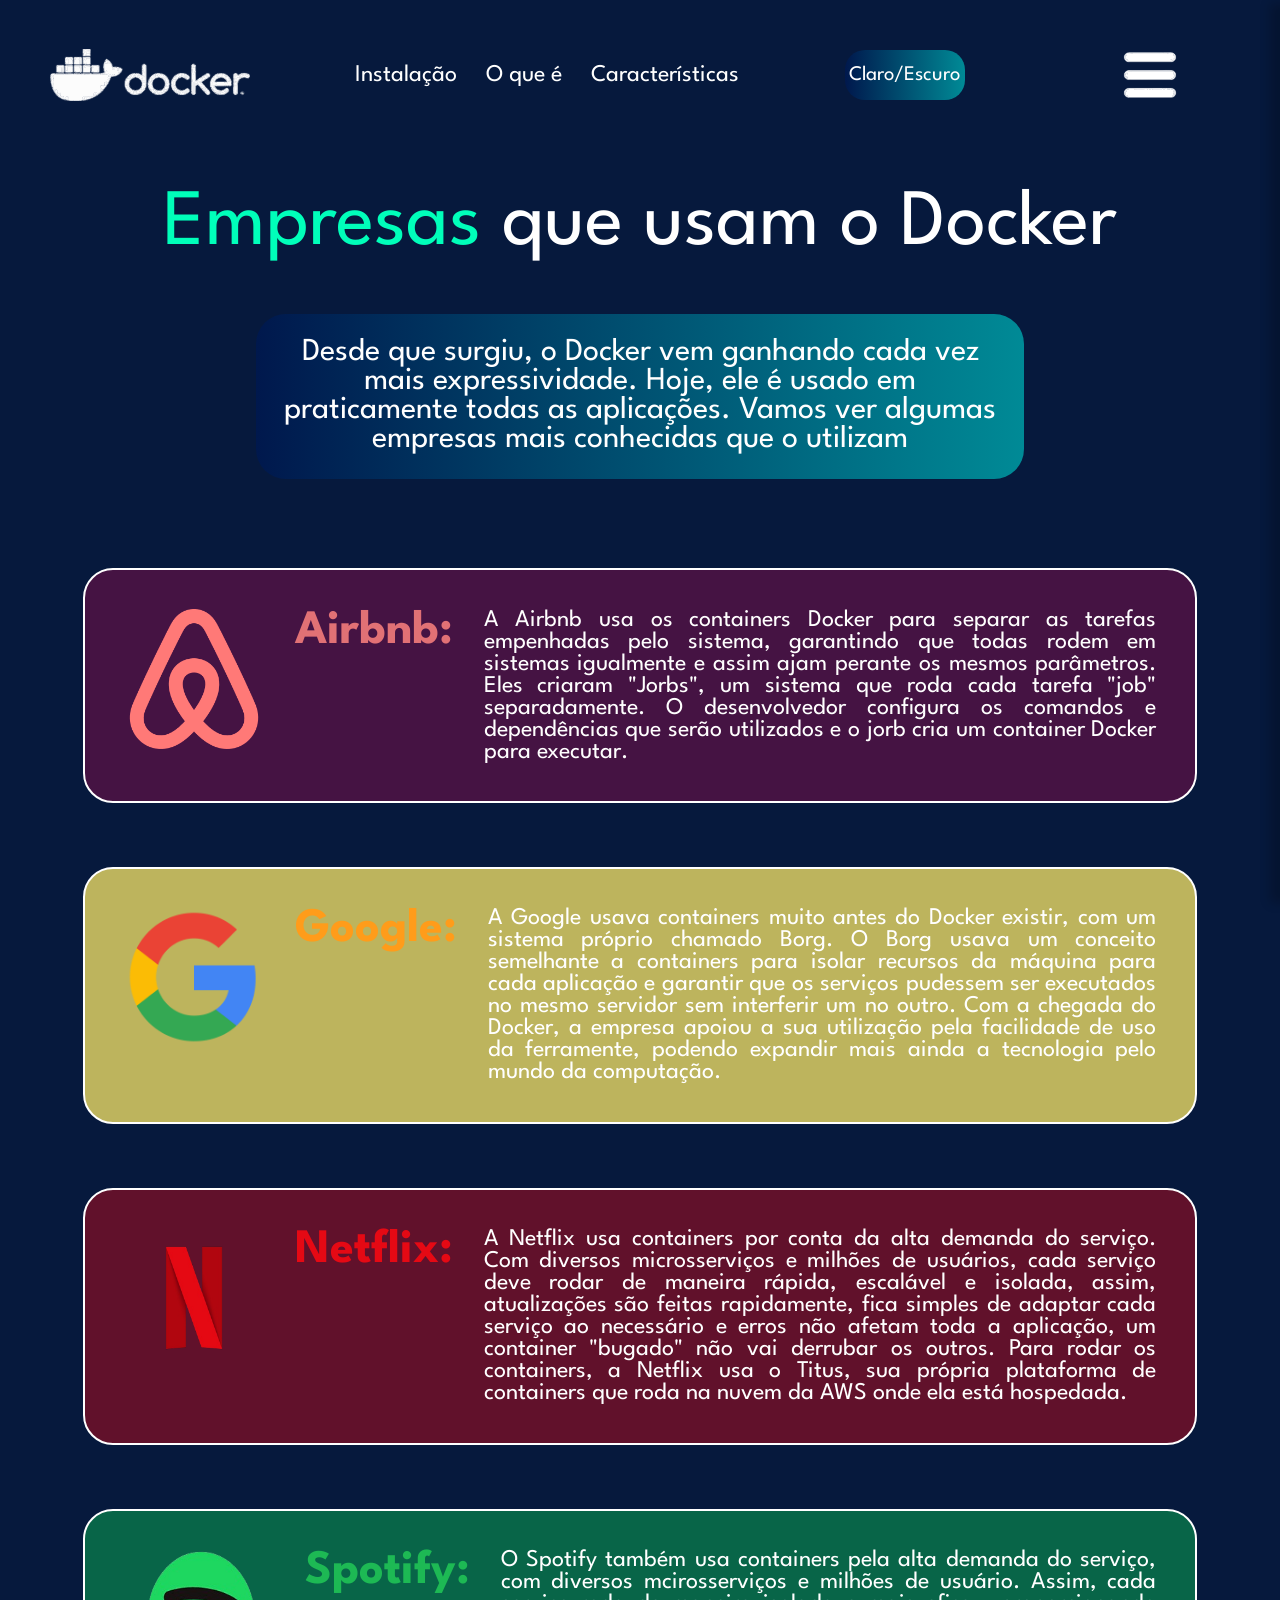
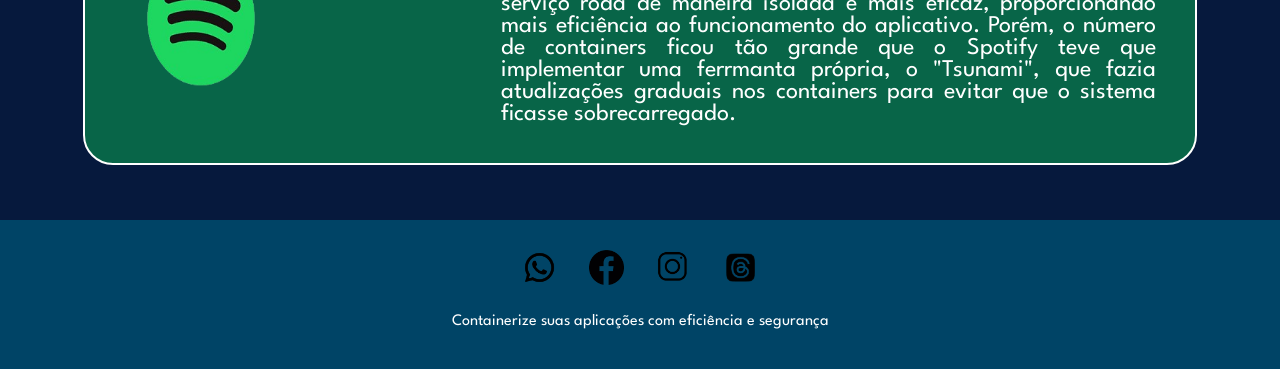
<file: site_docker/exemplosuso.html>
<!DOCTYPE html>
<html lang="pt-br">
    <head>
        <meta charset="UTF-8">
        <meta name="viewport" content="width=device-width, initial-scale=1.0">
        <title> Empresas que usam </title>
        <link rel="shortcut icon" href="./imagens/docker.ico" type="image/x-icon">
        <link rel="stylesheet" href="estilo.css">
        <link href="https://fonts.googleapis.com/css2?family=League+Spartan:wght@400;700&display=swap" rel="stylesheet">
    </head>
    <body>
        <header>
        <img class="logo-header" src="./img/logo-docker-convertido-de-png.svg" id="logoheader" alt="logo do docker em branco">
        <section class="links-header">
            <a href="#">Instalação</a>
            <a href="#">O que é</a>
            <a href="#">Características</a>
        </section>
        <botton class="botaomodos" id="modos"><span class="iconemodos"> Claro/Escuro</span></botton>
         <nav>

            <ul class="barrinha">
                <li class="btn-fechar"><a href="#"><img class="menu-lateral" src="./img/close.svg" id="menuheader" alt="Fechar"></a></li>
                <li><a href="">O que é</a></li>
                <li><a href="">Vantagens e desvantagens</a></li>
                <li><a href="">Função</a></li>
            </ul>

            <ul>
                <li class="btn-abrir"><a href="#"><img class="menu-lateral" src="./img/menu-removebg-preview-convertido-de-png.svg" id="menuheader" alt="três barrinhas representando o menu"></a></li>
            </ul>
        </nav>
    </header>
    <section class="titulo-exemplosuso">
        <p><span class="colorido">Empresas</span> que usam o Docker</p>
    </section>
    <section class="premain-exemplosuso">
        <div class="caixacolorida-exemplosuso"><p> Desde que surgiu, o Docker vem ganhando cada vez mais expressividade. Hoje, ele é usado em praticamente todas as aplicações. Vamos ver algumas empresas mais conhecidas que o utilizam </p></div>    
    </section>
    <main class="main-exemplosuso">
        <section class="banner-exemplosuso" id="fundobanner1-exemplosuso">
        <img class="imgbanner-exemplosuso" src="./img/airbnb.png">
        <h2 class="corrosa-exemplosuso"> Airbnb: </h2>
        <p> A Airbnb usa os containers Docker para separar as tarefas empenhadas pelo sistema, garantindo que todas rodem em sistemas igualmente e assim ajam perante os mesmos parâmetros. Eles criaram "Jorbs", um sistema que roda cada tarefa "job" separadamente. O desenvolvedor configura os comandos e dependências que serão utilizados e o jorb cria um container Docker para executar.</p>    
        </section>
        <section class="banner-exemplosuso" id="fundobanner2-exemplosuso">
        <img class="imgbanner-exemplosuso" src="./img/google.webp">
        <h2 class="coramarela-exemplosuso"> Google: </h2>
        <p> A Google usava containers muito antes do Docker existir, com um sistema próprio chamado Borg. O Borg usava um conceito semelhante a containers para isolar recursos da máquina para cada aplicação e garantir que os serviços pudessem ser executados no mesmo servidor sem interferir um no outro. Com a chegada do Docker, a empresa apoiou a sua utilização pela facilidade de uso da ferramente, podendo expandir mais ainda a tecnologia pelo mundo da computação. </p>    
        </section>
        <section class="banner-exemplosuso" id="fundobanner3-exemplosuso">
        <img class="imgbanner-exemplosuso" src="./img/netflix-removebg-preview.png">
        <h2 class="corvermelha-exemplosuso"> Netflix: </h2>
        <p> A Netflix usa containers por conta da alta demanda do serviço. Com diversos microsserviços e milhões de usuários, cada serviço deve rodar de maneira rápida, escalável e isolada, assim, atualizações são feitas rapidamente, fica simples de adaptar cada serviço ao necessário e erros não afetam toda a aplicação, um container "bugado" não vai derrubar os outros. Para rodar os containers, a Netflix usa o Titus, sua própria plataforma de containers que roda na nuvem da AWS onde ela está hospedada. </p>    
        </section>
        <section class="banner-exemplosuso" id="fundobanner4-exemplosuso">
        <img class="imgbanner-exemplosuso" src="./img/spotify-removebg-preview.png">
        <h2 class="corverde-exemplosuso"> Spotify: </h2>
        <p> O Spotify também usa containers pela alta demanda do serviço, com diversos mcirosserviços e milhões de usuário. Assim, cada serviço roda de maneira isolada e mais eficaz, proporcionando mais eficiência ao funcionamento do aplicativo. Porém, o número de containers ficou tão grande que o Spotify teve que implementar uma ferrmanta própria, o "Tsunami", que fazia atualizações graduais nos containers para evitar que o sistema ficasse sobrecarregado. </p>    
        </section>
    </main>
    <footer class="footer-exemplosuso">
        <section class="alinfooter">
            <figure class="imgsfooter">
                <a href="https://web.whatsapp.com/">
                    <img src="./img/whatsapp_logo.png" alt="Logo do Whatsapp" class="redes_socias">
                </a>
                <a href="https://www.facebook.com/?locale=pt_BR">
                    <img src="./img/facebook_logo.png" alt="Logo do Facebook" class="redes_socias">
                </a>
                <a href="https://www.instagram.com/"> 
                    <img src="./img/instagram_logo.png" alt="Logo do Instagram" class="redes_socias">
                </a>
                <a href="https://www.threads.com/?hl=pt-br">
                    <img src="./img/threads_logo.png" alt="Logo do Threads" class="redes_socias">
                </a>
            </figure>
        </section>
        <p class="alintextos_footer">Containerize suas aplicações com eficiência e segurança</p><br>
    </footer>
        <script>
            const button = document.getElementById('modos');

            button.addEventListener("click", () => {
                document.body.classList.toggle("modoescuro");

                if (document.bodyclassList.contains("modoescuro")){
                    buttontextContent = 'Modo Claro';
                } else{
                    buttontextContent = 'Modo Escuro';
                }
            })

            const barra = document.querySelector('.barrinha');
            const btnAbrir = document.querySelector('.btn-abrir');
            const btnFechar = document.querySelector('.btn-fechar');

            btnAbrir.addEventListener('click', (e) => {
                e.preventDefault();
                barra.classList.add('ativa');
            });

            btnFechar.addEventListener('click', (e) => {
                e.preventDefault();
                barra.classList.remove('ativa');
            });

        </script>
    </body>
</html>
</file>
<file: pghome_murillo/estilo.css>
* {
    margin: 0;
    max-width: 100vw;
    color: #FFF;
}

body {
    background-color: #06193d;
    font-family: 'League Spartan', sans-serif;
}

header {
    width: 100%;
    height: 150px;
    display: flex;
    align-items: center;
    justify-content: space-between;
}

.colorido {
    color: #00ffba;
}

.logo-header {
    width: 200px;
    height: auto;
    margin:   0 0 0 50px;
}

.menu-lateral {
    width: 200px;
    height: 50px;
    margin: 0 50px 0 0;
}

.links-header {
    width: 30%;
    font-size: 1.5pc;
    display: flex;
    align-self: center;
    justify-content: space-between;
}
.img-menu {
    width: 100px;
    height: auto;
}

a {
    text-decoration: none;
}

.titulo-inicial {
    font-size: 6pc;
}
#subtitulo-inicial {
    font-size: 3pc;
}

.botao-inicial {
    width: 50%;
    height: 100px;
    display: flex;
    align-items: center;
    justify-content: center;
    color: #00ffba;
    background: linear-gradient(90deg,#00184d 0%, #008a96 100%);
    border-radius: 50px;
    font-size: 2.5pc;
    border: #008a96;
}

#primeira-secao-inicial {
    background-color: #06193d;
    width: 100%;
    height: 700px;
    
    display: flex;
    align-items: center;
    justify-content: space-around;
}
#subtitulo-segunda-secao {
    font-size: 4pc;
    text-align: center;
}

#textos-primeira-secao {
    width: 40%;
    height: 100%;
    display: flex;
    align-items: start;
    justify-content: space-around;
    flex-direction: column;
}

#segunda-secao-inicial {
    padding-top: 100px;
    background: linear-gradient(180deg, #06193d 0%,#004466  10%, #004466 100%);
    width: 100%;
    height: 700px;
    display: flex;
    align-items: center;
    justify-content: space-around;
    flex-direction: column;
}

#barra-criador {
    width: 2px; 
    height: 500px; 
    background-color: #00ffba;
}

#textos-segunda-secao {
    font-size: 3pc;
    background-color: #008a96;
    width: 60%;
    height: auto;
    padding: 50px;
    border-radius: 50px;
    text-align: center;
}

#terceira-secao-inicial {
    padding: 70px;
    display: flex;
    align-items: center;
    justify-content: space-between;
}

#imagem-criador {
    margin-bottom: 50px;
    border-radius: 50%;
}

.texto-terceira-secao {
    width: 45% ;
    display: flex;
    align-items: center;
    justify-content: space-between;
    flex-direction: column;
}
#texto-criador-terceira-secao {
    font-size: 2pc;
}

#titulo-criador {
    font-size: 4pc;
    margin-bottom: 50px;
}


footer{
    background-color:#004466;
    width: 100%;
    height: 100%;
    margin-top: 55px;
    display: block;
    justify-content: center;
    align-items: center;
}

.redes_socias{
    width: 35px;
    height: 35px;
}

.imgsfooter{
    display: flex;
    justify-content: space-evenly;
    align-items: center;
    width: 300px;
    margin-top: 30px;
}

.alinfooter{
    display: flex;
    align-items: center;
    justify-content: center;
    width: 100%;
}

.alintextos_footer{
    text-align: center;
    margin: 25px;
}













nav{
    background-color: #06193d;
}

nav ul{
    display: flex;
    list-style: none;
    justify-content: flex-end;
    align-items: center;
}

nav li{
    height: 50px;
}
nav a{
    height: 100%;
    padding: 0 30px;
    text-decoration: none;
    display: flex;
    align-items: center;
    color: #FFF;
}
nav a:hover{
    background-color: #061993;
    color: white;

}
nav li:last-child a{
    margin-right: auto;
}
.barrinha {
    width: 350px;
    height: 100vh;
    background-color: #06193d;
    backdrop-filter: blur(10px);
    box-shadow: -10px 3px 10px rgba(0,0,0,0.2);
    position: fixed;
    top: 0;
    right: 0;
    z-index: 999;
    display: flex;
    flex-direction: column;
    align-items: flex-start;
    justify-content: flex-start;

    transform: translateX(100%);
    transition: transform 0.3s ease-in-out;
}

.barrinha.ativa {
    transform: translateX(0);
}

.barrinha li {
    width: 100%;
}

.barrinha a {
    width: 100%;
    padding: 15px 30px;
    box-sizing: border-box;
}
</file>
<file: estilo.css>
*{
    box-sizing: border-box;
    padding: 0;
    margin: 0;
}

body{
    width: 100vw;
    height: 100vh;
    background-color: #06193d;
    color: #fff;
    font-family: League Spartan;
}

body.modoescuro{
    width: 100vw;
    height: 100vh;
    background-color: #94b9ff;
    color: #06193d;
    font-family: League Spartan;
}

header {
    width: 100%;
    height: 150px;
    display: flex;
    align-items: center;
    justify-content: space-between;
}
.logo-header {
    width: 200px;
    height: auto;
    margin:   0 0 0 50px;
}

body.modoescuro #logoheader{
    filter: invert(1);
}
.menu-lateral {
    width: 100px;
    height: auto;
    margin: 0 50px 0 0;
}

body.modoescuro #menuheader{
    filter: invert(1);
}

.links-header {
    width: 30%;
    font-size: 1.5pc;
    display: flex;
    align-self: center;
    justify-content: space-between;
}

a {
    text-decoration: none;
    color: #fff;
}

body.modoescuro a{
    color:#00184d;
}

.botaomodos{
    width: 120px;
    height: 50px;
    border-radius: 20px;
    background: linear-gradient(90deg,#00184d 0%, #008a96 100%);
    color: #fff;
    display: flex;
    flex-direction: column;
    justify-content: center;
    align-items: center;
    font-size: 1.3pc;
    transition: ease 0.3s;
}

.botaomodos:hover{
    transform: scale(1.1);
}

#conteudo {
    padding: 50px;
    max-width: 1000px;
    margin: auto;
}

#conteudo h1 {
    font-size: 4pc;
    text-align: center;
    margin-bottom: 30px;
}

#conteudo .descricao {
    font-size: 1.5pc;
    text-align: justify;
    margin-bottom: 50px;
    line-height: 1.8;
}

.secao-lista {
    margin-bottom: 60px;
}

.secao-lista .subtitulo {
    font-size: 3pc;
    margin-bottom: 20px;
    text-align: left;
}

.secao-lista ul {
    list-style: disc;
    padding-left: 30px;
    font-size: 1.3pc;
    line-height: 1.8;
}

.secao-lista li {
    margin-bottom: 15px;
}

.secao-lista strong {
    color: #00ffba;
}

nav{
    background-color: #06193d;
}

body.modoescuro nav{
    background-color: #94b9ff;
}

nav ul{
    display: flex;
    list-style: none;
    justify-content: flex-end;
    align-items: center;
}

nav li{
    height: 50px;
}
nav a{
    height: 100%;
    padding: 0 30px;
    text-decoration: none;
    display: flex;
    align-items: center;
    color: #FFF;
}

nav li:last-child a{
    margin-right: auto;
}
.barrinha {
    width: 350px;
    height: 100vh;
    background-color: #06193d;
    backdrop-filter: blur(10px);
    box-shadow: -10px 3px 10px rgba(0,0,0,0.2);
    position: fixed;
    top: 0;
    right: 0;
    z-index: 999;
    display: flex;
    flex-direction: column;
    align-items: flex-start;
    justify-content: flex-start;

    transform: translateX(100%);
    transition: transform 0.3s ease-in-out;
}

.barrinha a:hover{
    background-color: #061993;
    color: white;
}

body.modoescuro .barrinha{
    background-color: #94b9ff;
}

.barrinha.ativa {
    transform: translateX(0);
}

.barrinha li {
    width: 100%;
}

.barrinha a {
    width: 100%;
    padding: 15px 30px;
    box-sizing: border-box;
}

.footer-exemplosuso{
    background-color:#004466;
    width: 100%;
    height: auto;
    margin-top: 55px;
    display: block;
    justify-content: center;
    align-items: center;
}

.redes_socias{
    width: 35px;
    height: 35px;
}

.imgsfooter{
    display: flex;
    justify-content: space-evenly;
    align-items: center;
    width: 300px;
    margin-top: 30px;
}

.alinfooter{
    display: flex;
    align-items: center;
    justify-content: center;
    width: 100%;
}

.alintextos_footer{
    text-align: center;
    margin: 25px;
}
</file>
<file: pghistoria_miguel/estilo.css>
* {
   
    margin: 0;
    max-width: 100vw;
    color: #FFF;
}
body{
     background-color: #06193d;
     font-family: 'League Spartan', sans-serif;
}

header {
    width: 100%;
    height: 150px;
    display: flex;
    align-items: center;
    justify-content: space-between;
}
.logo-header {
    width: 200px;
    height: auto;
    margin:   0 0 0 50px;
}
.menu-lateral {
    width: 200px;
    height: auto;
    margin: 0 50px 0 0;
}
.links-header {
    width: 30%;
    font-size: 1.5pc;
    display: flex;
    align-self: center;
    justify-content: space-between;
}

.img-menu {
    width: 100px;
    height: auto;
}

a {
    text-decoration: none;
}

nav{
    background-color: #06193d;
}

nav ul{
    display: flex;
    list-style: none;
    justify-content: flex-end;
    align-items: center;
}

nav li{
    height: 50px;
}
nav a{
    height: 100%;
    padding: 0 30px;
    text-decoration: none;
    display: flex;
    align-items: center;
    color: #FFF;
}
nav a:hover{
    background-color: #061993;
    color: white;

}
nav li:last-child a{
    margin-right: auto;
}
.barrinha {
    width: 350px;
    height: 100vh;
    background-color: #06193d;
    backdrop-filter: blur(10px);
    box-shadow: -10px 3px 10px rgba(0,0,0,0.2);
    position: fixed;
    top: 0;
    right: 0;
    z-index: 999;
    display: flex;
    flex-direction: column;
    align-items: flex-start;
    justify-content: flex-start;

    transform: translateX(100%);
    transition: transform 0.3s ease-in-out;
}

.barrinha.ativa {
    transform: translateX(0);
}

.barrinha li {
    width: 100%;
}

.barrinha a {
    width: 100%;
    padding: 15px 30px;
    box-sizing: border-box;
}

.colorido{
    color:#00ffba;
}

#alin1_pghistoria{
    display: flex;
    justify-content: center;
    align-items: center;
    width: 100%;
    flex-direction: column;
}

#h1_pghistoria{
    font-size: 65px;
    text-align: center;
}

#conteudo_pghistoria{
    margin: 25px 250px 0 250px;
}

.caixatexto_pghistoria{
    background: linear-gradient(90deg,#00184d 0%, #008a96 100%);
    border-radius: 50px;
    width: 825px;
    height: 505px;
    padding: 30px;
    text-align: justify;
    margin-bottom: 75px;
}

#paragrafo_pghistoria{
    font-size: 20px;
}

footer{
    background-color:#004466;
    width: 100%;
    height: 100%;
    margin-top: 55px;
    display: block;
    justify-content: center;
    align-items: center;
}

.redes_socias{
    width: 35px;
    height: 35px;
}

.imgsfooter{
    display: flex;
    justify-content: space-evenly;
    align-items: center;
    width: 300px;
    margin-top: 30px;
}

.alinfooter{
    display: flex;
    align-items: center;
    justify-content: center;
    width: 100%;
}

.alintextos_footer{
    text-align: center;
    margin: 25px;
}
</file>
<file: site_docker/estilo.css>
*{
    box-sizing: border-box;
    padding: 0;
    margin: 0;
}

body{
    width: 100vw;
    height: 100vh;
    background-color: #06193d;
    color: #fff;
    font-family: League Spartan;
}

body.modoescuro{
    width: 100vw;
    height: 100vh;
    background-color: #94b9ff;
    color: #06193d;
    font-family: League Spartan;
}

header {
    width: 100%;
    height: 150px;
    display: flex;
    align-items: center;
    justify-content: space-between;
}
.logo-header {
    width: 200px;
    height: auto;
    margin:   0 0 0 50px;
}

body.modoescuro #logoheader{
    filter: invert(1);
}
.menu-lateral {
    width: 100px;
    height: auto;
    margin: 0 50px 0 0;
}

body.modoescuro #menuheader{
    filter: invert(1);
}

.links-header {
    width: 30%;
    font-size: 1.5pc;
    display: flex;
    align-self: center;
    justify-content: space-between;
}

a {
    text-decoration: none;
    color: #fff;
}

body.modoescuro a{
    color:#00184d;
}

.botaomodos{
    width: 120px;
    height: 50px;
    border-radius: 20px;
    background: linear-gradient(90deg,#00184d 0%, #008a96 100%);
    color: #fff;
    display: flex;
    flex-direction: column;
    justify-content: center;
    align-items: center;
    font-size: 1.3pc;
    transition: ease 0.3s;
}

.botaomodos:hover{
    transform: scale(1.1);
}

.colorido{
    color: #00ffba;
}

.titulo-exemplosuso{
    width: 100vw;
    display: flex;
    justify-content: center;
    font-size: 5pc;
    margin-top: 3%;
    margin-bottom: 2%;
}

.premain-exemplosuso{
    width: 100vw;
    display: flex;
    justify-content: center;
    padding: 2%;
}

.caixacolorida-exemplosuso{
    background: linear-gradient(90deg,#00184d 0%, #008a96 100%);
    padding: 2%;
    width: 60vw;
    height: auto;
    border-radius: 30px;
    font-size: 2pc;
    color: #fff;
    text-align: center;
}

.main-exemplosuso{
    width: 100vw;
    height: auto;
    display: flex;
    flex-direction: column;
    justify-content: center;
    align-items: center;
}
.banner-exemplosuso{
    width: 87vw;
    height: auto;
    padding: 3%;
    border: 2px solid #fff;
    border-radius: 30px;
    display: flex;
    font-size: 1.5pc;
    margin-top: 5%;
    text-align: justify;
}

.imgbanner-exemplosuso{
    width: 150px;
    height: 140px;
    margin-right: 3%;
}

.corrosa-exemplosuso{
    color: #e17175;
    margin-right: 3%;
    font-size: 3pc;
}

.corvermelha-exemplosuso{
    color: #e50914;
    margin-right: 3%;
    font-size: 3pc;
}

.coramarela-exemplosuso{
    color: #ff9c1a;
    margin-right: 3%;
    font-size: 3pc;
}

.corverde-exemplosuso{
    color: #1db954;
    margin-right: 3%;
    font-size: 3pc;
}

#fundobanner1-exemplosuso{
    background-color: #fe025640;
    transition: ease 0.3s;
}

#fundobanner1-exemplosuso:hover{
    border: 3px solid #e17175;
    transform: scale(1.03);
}

#fundobanner2-exemplosuso{
    background-color: #e2d464d4;
    transition: ease 0.3s;
}

#fundobanner2-exemplosuso:hover{
    border: 3px solid #ff9c1a;
    transform: scale(1.03);
}

#fundobanner3-exemplosuso{
    background-color: #df06116b;
    transition: ease 0.3s;
}

#fundobanner3-exemplosuso:hover{
    border: 3px solid #e50914;
    transform: scale(1.03);
}

#fundobanner4-exemplosuso{
    background-color: #0dea5a5d;
    transition: ease 0.3s;
}

#fundobanner4-exemplosuso:hover{
    border: 3px solid #1db954;
    transform: scale(1.03);
}

nav{
    background-color: #06193d;
}

body.modoescuro nav{
    background-color: #94b9ff;
}

nav ul{
    display: flex;
    list-style: none;
    justify-content: flex-end;
    align-items: center;
}

nav li{
    height: 50px;
}
nav a{
    height: 100%;
    padding: 0 30px;
    text-decoration: none;
    display: flex;
    align-items: center;
    color: #FFF;
}

nav li:last-child a{
    margin-right: auto;
}
.barrinha {
    width: 350px;
    height: 100vh;
    background-color: #06193d;
    backdrop-filter: blur(10px);
    box-shadow: -10px 3px 10px rgba(0,0,0,0.2);
    position: fixed;
    top: 0;
    right: 0;
    z-index: 999;
    display: flex;
    flex-direction: column;
    align-items: flex-start;
    justify-content: flex-start;

    transform: translateX(100%);
    transition: transform 0.3s ease-in-out;
}

.barrinha a:hover{
    background-color: #061993;
    color: white;
}

body.modoescuro .barrinha{
    background-color: #94b9ff;
}

.barrinha.ativa {
    transform: translateX(0);
}

.barrinha li {
    width: 100%;
}

.barrinha a {
    width: 100%;
    padding: 15px 30px;
    box-sizing: border-box;
}

.footer-exemplosuso{
    background-color:#004466;
    width: 100%;
    height: auto;
    margin-top: 55px;
    display: block;
    justify-content: center;
    align-items: center;
}

.redes_socias{
    width: 35px;
    height: 35px;
}

.imgsfooter{
    display: flex;
    justify-content: space-evenly;
    align-items: center;
    width: 300px;
    margin-top: 30px;
}

.alinfooter{
    display: flex;
    align-items: center;
    justify-content: center;
    width: 100%;
}

.alintextos_footer{
    text-align: center;
    margin: 25px;
}
</file>
